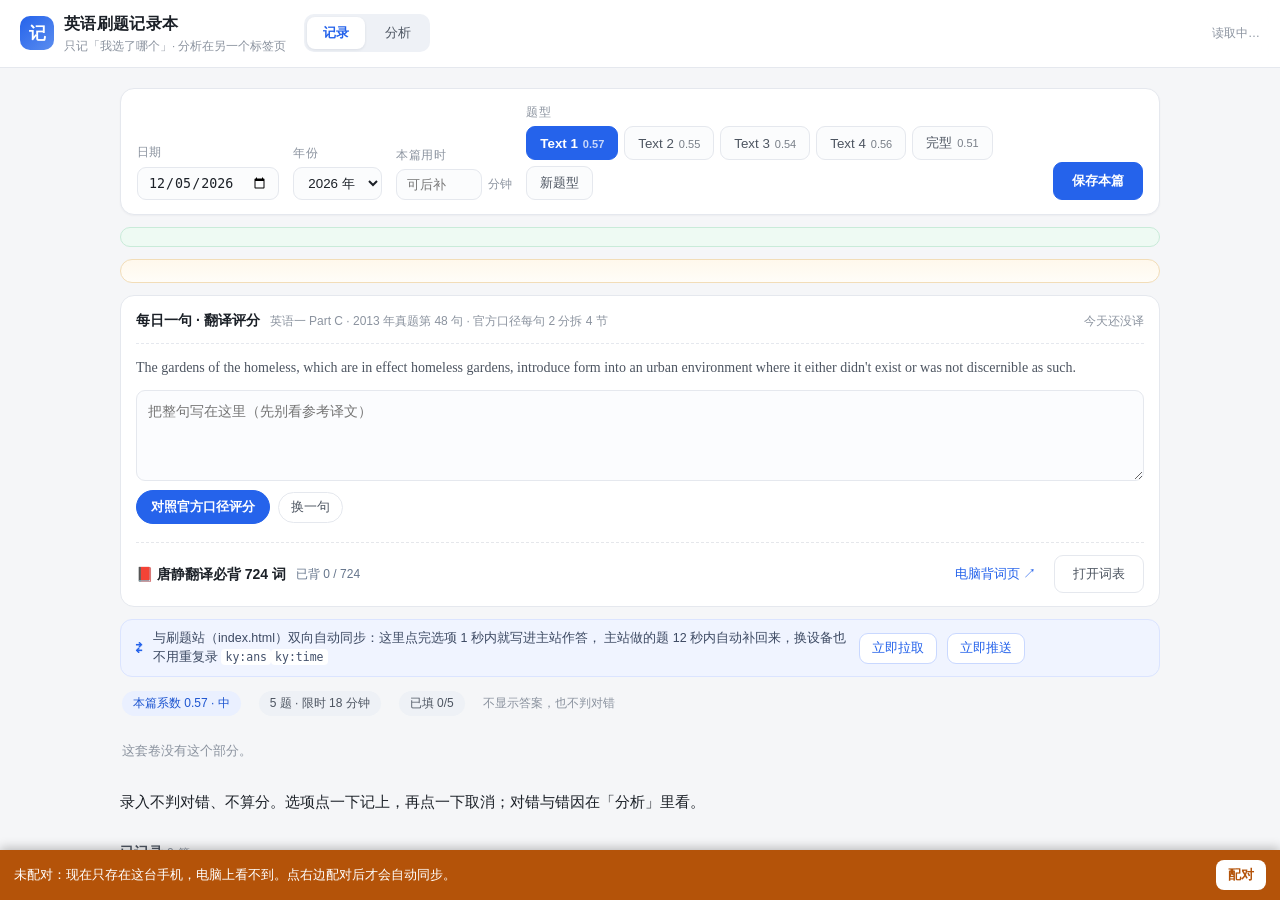
<file: index.html>
<!DOCTYPE html>
<html lang="zh-CN"><head><meta charset="utf-8">
<meta name="viewport" content="width=device-width,initial-scale=1">
<title>英语刷题记录本</title>
<meta http-equiv="refresh" content="0;url=journal.html">
<style>body{font:16px/1.6 -apple-system,BlinkMacSystemFont,"PingFang SC",sans-serif;
margin:0;min-height:100vh;display:grid;place-items:center;background:#f5f6f8;color:#1f2937}
a{color:#2563eb}</style></head>
<body><div><h1 style="font-size:20px;margin:0 0 8px">英语刷题记录本</h1>
<p>正在进入… 没反应就点 <a href="journal.html">这里</a>。</p></div></body></html>
</file>
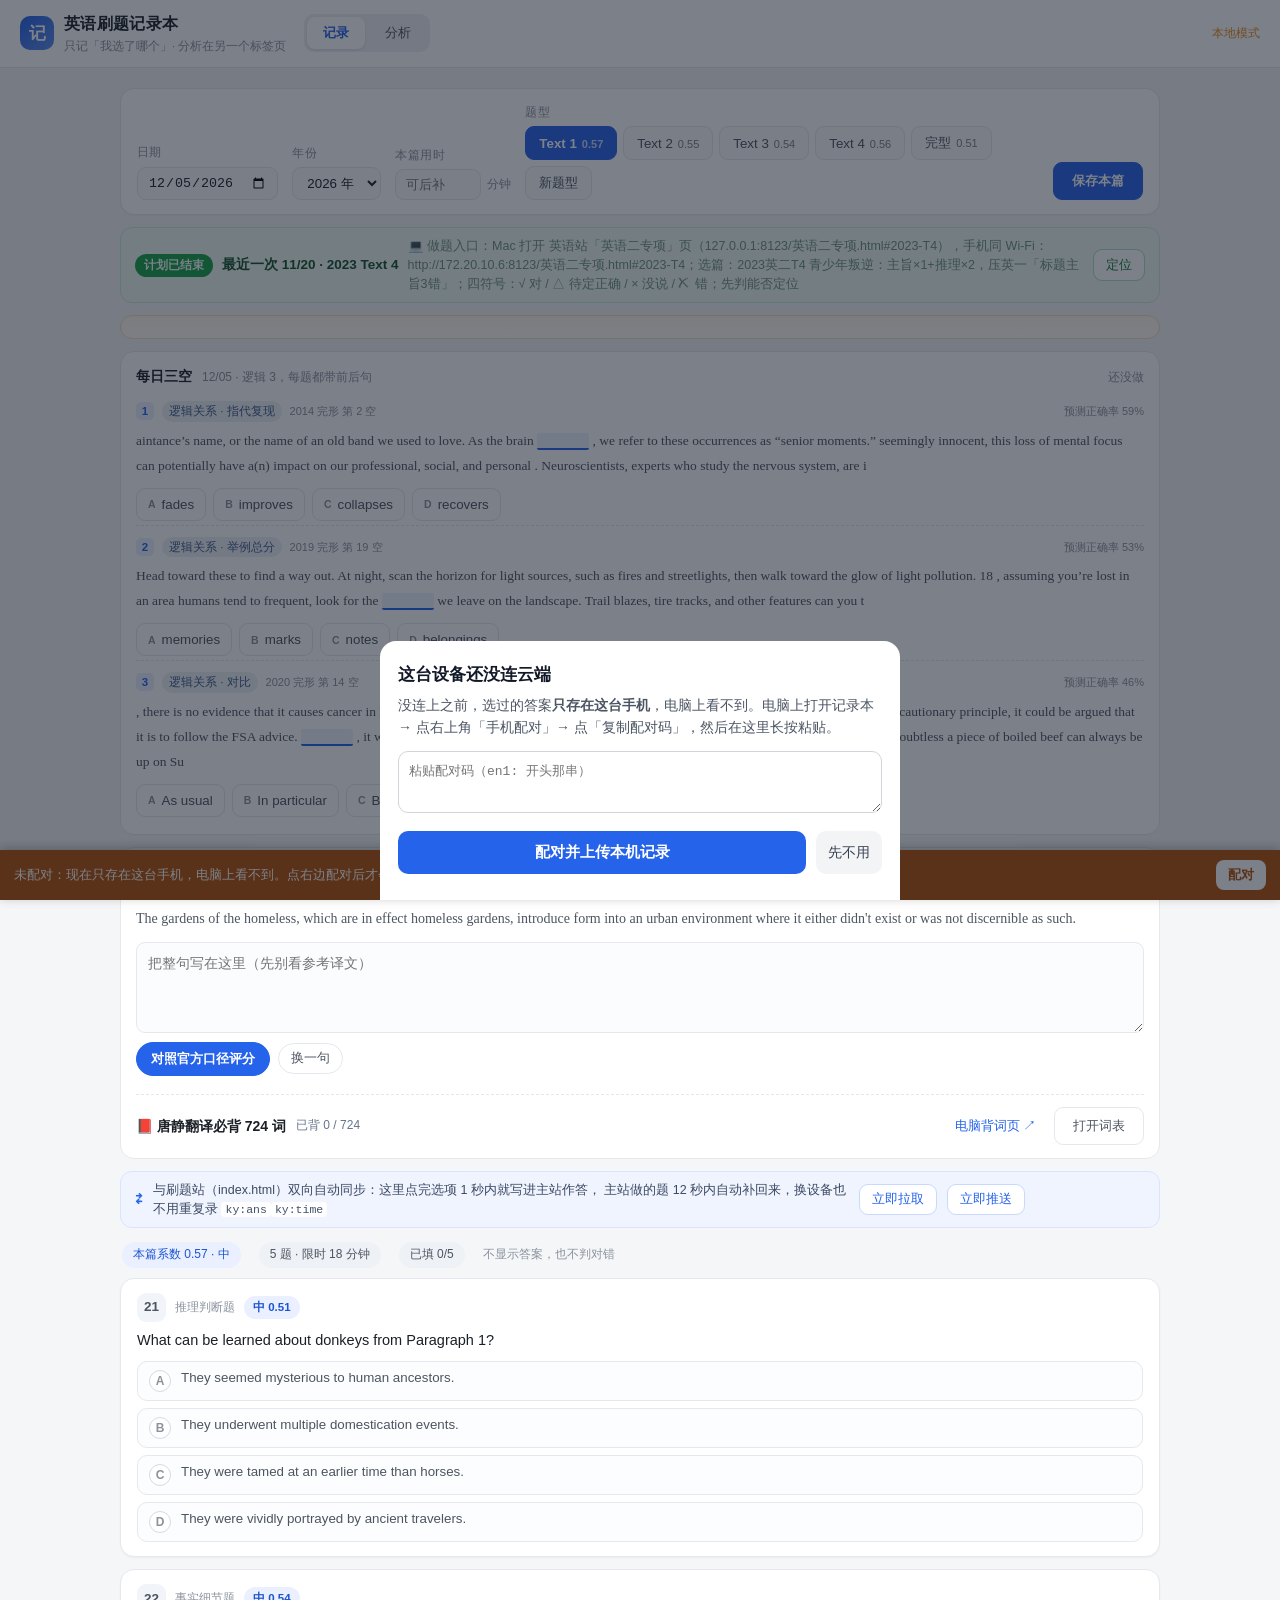
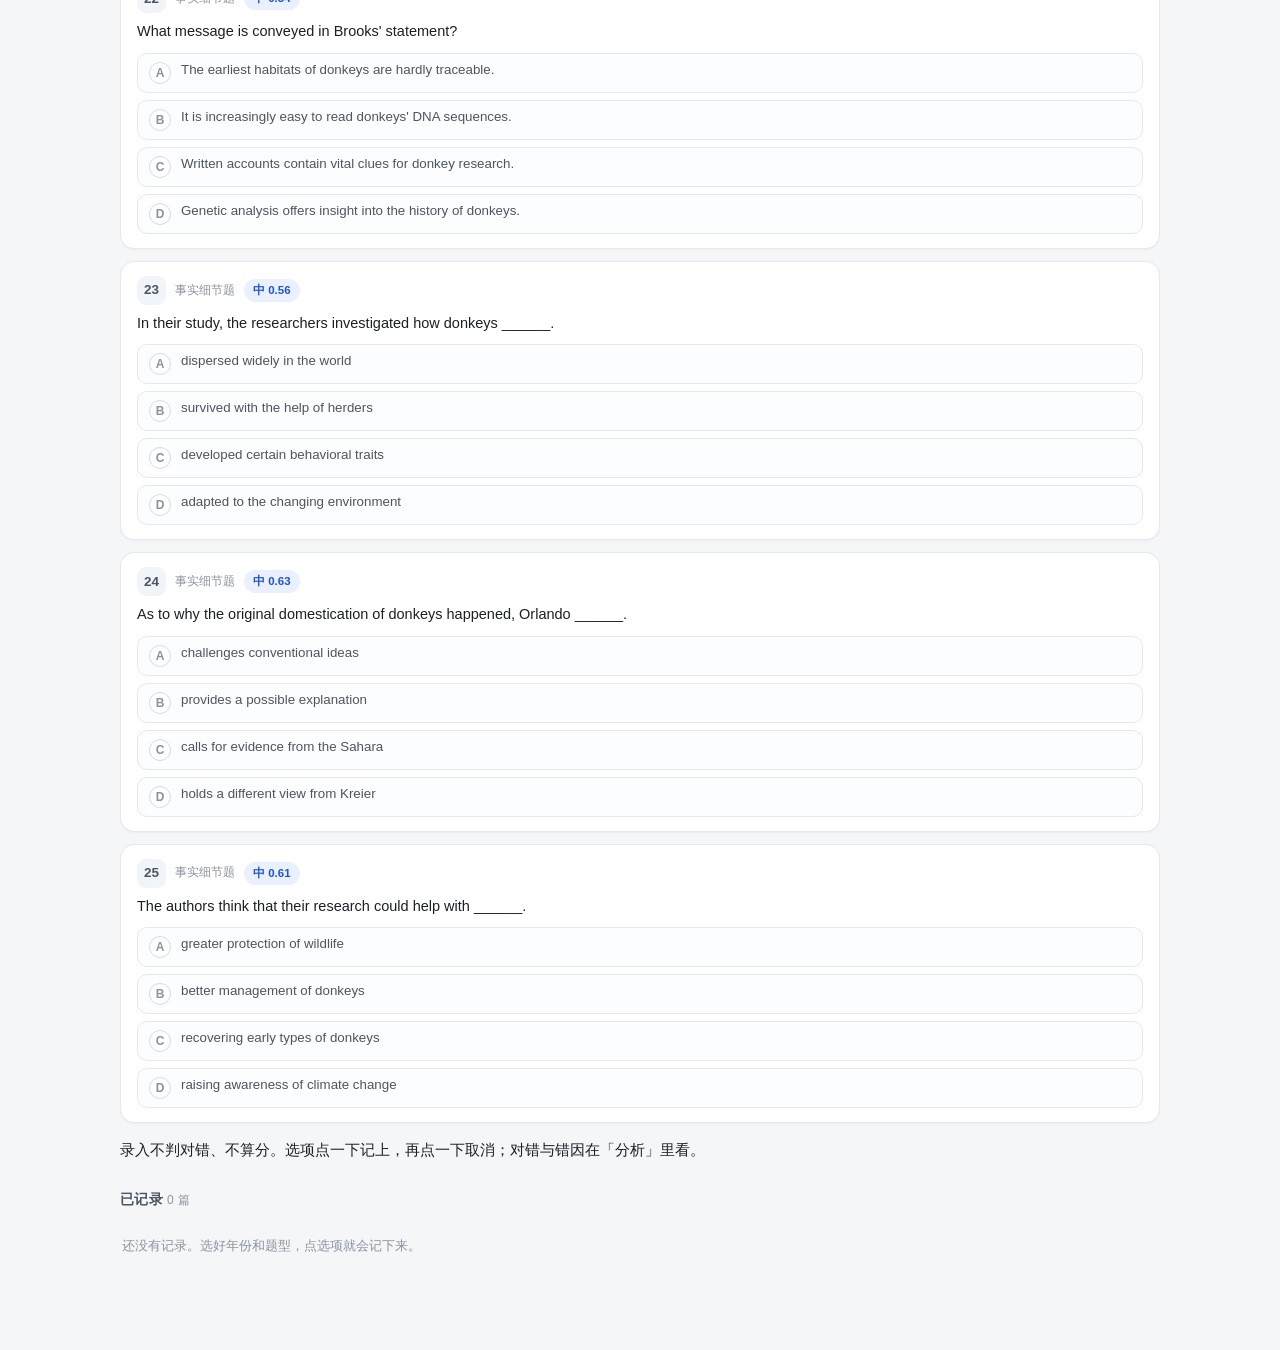
<file: journal.html>
<!DOCTYPE html>
<html lang="zh-CN">
<head>
<meta charset="utf-8">
<title>英语刷题记录本 · 只记我选了什么</title>
<meta name="viewport" content="width=device-width,initial-scale=1,viewport-fit=cover">
<meta name="theme-color" content="#2563eb">
<meta name="apple-mobile-web-app-capable" content="yes">
<meta name="mobile-web-app-capable" content="yes">
<meta name="apple-mobile-web-app-title" content="英语记录本">
<meta name="apple-mobile-web-app-status-bar-style" content="default">
<link rel="apple-touch-icon" sizes="180x180" href="assets/icon-180.png">
<link rel="manifest" href="manifest.webmanifest">
<link rel="icon" type="image/png" sizes="192x192" href="assets/icon-192.png">
<link rel="stylesheet" href="css/journal.css?v=11241436">
</head>
<body>

<header class="top">
  <div class="brand">
    <span class="logo">记</span>
    <div>
      <h1>英语刷题记录本</h1>
      <p>只记「我选了哪个」· 分析在另一个标签页</p>
    </div>
  </div>

  <nav class="viewtabs" id="viewTabs">
    <button data-v="entry" class="on">记录</button>
    <button data-v="ana">分析</button>
  </nav>

  <span class="sync" id="syncState">准备中…</span>
  <button class="link" id="btnPair" type="button" title="手机扫一下：公网版记录本 + 云端同步，不用连同一个 Wi-Fi">手机配对</button>
  <button class="link" id="btnPhone" type="button" title="同一 Wi-Fi 下用手机打开，扫码或复制地址">手机打开</button>
  <a class="link" href="index.html">返回刷题站</a>
</header>

<main class="wrap">

  <!-- ══════════════ 记录 ══════════════ -->
  <section id="vEntry">
    <div class="toolbar">
      <div class="fld">
        <label>日期</label>
        <input type="date" id="fDate">
      </div>
      <div class="fld">
        <label>年份</label>
        <select id="fYear"></select>
      </div>
      <div class="fld">
        <label>本篇用时</label>
        <div class="unit">
          <input type="number" id="fUsed" min="0" max="240" step="1" placeholder="可后补">
          <span>分钟</span>
        </div>
      </div>
      <div class="fld grow">
        <label>题型</label>
        <div class="segtabs" id="fSec"></div>
      </div>
      <button class="btn primary" id="btnSave">保存本篇</button>
    </div>

    <div class="planbar" id="planBar" hidden></div>

    <button class="rvstrip" id="rvBar" type="button" hidden></button>

    <!-- 完形每日三空：真题原句 + 前后各一句，逻辑 2 + 语义 1 -->
    <div class="cz" id="czPanel" hidden></div>

    <!-- 翻译每日一句：英语一 Part C 真题，官方口径 2 分拆 4 节自评 -->
    <div class="cz" id="trPanel" hidden></div>

    <div class="syncbar">
      <span class="sb-ico">⇄</span>
      <span class="sb-t">与刷题站（index.html）双向自动同步：这里点完选项 1 秒内就写进主站作答，
        主站做的题 12 秒内自动补回来，换设备也不用重复录
        <code title="主站作答键">ky:ans</code><code title="主站计时键">ky:time</code></span>
      <button class="btn" id="btnPull">立即拉取</button>
      <button class="btn" id="btnPush">立即推送</button>
      <span class="sb-note" id="syncNote"></span>
    </div>

    <div class="sechint" id="secHint"></div>

    <div class="qlist" id="qList"></div>

    <p class="footnote">录入不判对错、不算分。选项点一下记上，再点一下取消；对错与错因在「分析」里看。</p>

    <h2 class="h2">已记录 <span class="cnt" id="recCount">0</span></h2>
    <div class="recs" id="recList"></div>
  </section>

  <!-- ══════════════ 分析 ══════════════ -->
  <section id="vAna" hidden>
    <!-- 阅读复盘：次日把前一天错题归类到五类题型，并推阿超对应技巧视频 -->
    <div class="rv" id="rvPanel"></div>

    <div class="anabar">
      <div class="segtabs" id="anaScope">
        <button type="button" data-scope="today" class="on">今日这一篇</button>
        <button type="button" data-scope="all">累计总览</button>
      </div>
      <span class="ana-who" id="anaWho"></span>
    </div>

    <!-- 层级一：今天/当前这一篇的复盘 -->
    <div id="anaOne"></div>

    <!-- 层级二：全部记录的累计总览 -->
    <div id="anaAll" hidden>
      <div class="cards" id="anaCards"></div>

      <div class="pane">
        <div class="pane-hd">
          <b>该优先补的题</b>
          <span class="sub">按难度系数从高到低：系数越高越是送分题，错了最亏</span>
        </div>
        <div id="anaWrong" class="wrongpool"></div>
      </div>

      <div class="pane">
        <div class="pane-hd">
          <b>按篇看：难度系数 vs 我的得分</b>
          <span class="sub">期望 = 该篇系数均值；偏差为正说明超常发挥</span>
        </div>
        <div id="anaSecs"></div>
      </div>

      <div class="grid2">
        <div class="pane">
          <div class="pane-hd"><b>用时</b><span class="sub">与限时比</span></div>
          <div id="anaTime"></div>
        </div>
        <div class="pane">
          <div class="pane-hd"><b>错因分布</b><span class="sub">错题里选了原因的</span></div>
          <div id="anaCause"></div>
        </div>
      </div>

      <div class="pane">
        <div class="pane-hd">
          <b>理解偏差画像</b>
          <span class="sub">错题写了「我的理解」后，这里看你在哪一步读偏</span>
        </div>
        <div id="whyStat"></div>
      </div>

      <div class="pane">
        <div class="pane-hd">
          <b>我的理解档案</b>
          <span class="sub">每道错题当时怎么读的，全部留档可回溯</span>
        </div>
        <div id="whyArch"></div>
      </div>

      <div class="pane">
        <div class="pane-hd"><b>每天得分率</b><span class="sub">难度加权</span></div>
        <div id="anaTrend" class="trend"></div>
      </div>

      <details class="method">
        <summary>难度系数口径（点开看）</summary>
        <div id="anaMethod"></div>
      </details>
    </div>
  </section>

</main>

<div id="toast"></div>

<div class="sheet" id="pairSheet" hidden>
  <div class="sheet-c">
    <h3>手机配对（走 GitHub，不用连同一个 Wi-Fi）</h3>
    <p class="sheet-p">手机扫下面的码：打开公网版记录本并自动配对。之后电脑关着、换 Wi-Fi、开热点都不影响，
      记完的选项会存到 GitHub 仓库，两边按题自动合并。</p>
    <div class="qr" id="pairQr"></div>
    <div class="urls" id="pairUrl"></div>
    <a class="btn primary" id="pairClip" href="#" hidden>装到这台手机的主屏（自带配对）</a>
    <button class="btn" id="pairCopy" type="button" hidden>复制配对码（发给手机粘贴）</button>
    <p class="sheet-tip">配对码里含你的 GitHub 凭据，只存在手机本地，别转发给别人；
      旧的主屏幕图标（连电脑那种）长按删掉，用这个新的。</p>
    <div class="sheet-f"><button class="btn" data-close>关闭</button></div>
  </div>
</div>

<div class="sheet" id="phoneSheet" hidden>
  <div class="sheet-c">
    <h3>手机上打开记录本</h3>
    <p class="sheet-p">电脑和手机连同一个 Wi-Fi，手机扫下面的码，或把地址复制到手机浏览器。</p>
    <div class="hs-warn" id="hsWarn" hidden></div>

    <div class="qr" id="qrBox"></div>
    <div class="urls" id="urlList"></div>

    <div class="hs" id="hsBox">
      <div class="hs-hd" id="hsHd">装到手机主屏幕</div>
      <ol class="hs-steps" id="hsSteps">
        <li>图标用 <b>Mac 名字</b>作地址（<code id="hsMdns">…</code>
          <a class="hs-test" id="hsTest" href="#" hidden>点这里先试试能不能打开</a>），
          家里 Wi-Fi 换手机热点都不失效；首次会问「本地网络」权限，必须点允许</li>
        <li>点下面的按钮下载描述文件 → 「设置 → 通用 → VPN 与设备管理 → 已下载的描述文件」→ 右上角「安装」</li>
        <li>回桌面点图标：全屏、无地址栏。旧图标长按删掉，设置里多余的旧描述文件也一并删掉</li>
      </ol>
      <a class="btn primary" id="btnWebclip" href="/__webclip">一键装到主屏幕（换网络也能用）</a>
      <a class="hs-alt" id="btnWebclipLocal" href="/__webclip?host=ip" hidden></a>
      <p class="sheet-tip" id="hsTip">第一次用名字地址，Safari 会问「本地网络」权限，必须点允许；拒绝的话图标打开就是白屏。</p>
    </div>

    <p class="sheet-tip" id="sheetTip"></p>
    <div class="sheet-f"><button class="btn" data-close>关闭</button></div>
  </div>
</div>

<script src="data/papers-index.js?v=11241436"></script>
<script src="data/diff.js?v=11241436"></script>
<script src="js/cloud.js?v=11241436"></script>
<script src="js/journal.js?v=11241436"></script>
<script src="js/journal-why.js?v=11241436"></script>
<script src="js/journal-ana.js?v=11241436"></script>
<script src="js/journal-sync.js?v=11241436"></script>
<script src="js/journal-review.js?v=11241436"></script>
<script src="data/cloze_words.js?v=11241436"></script>
<script src="js/journal-cloze.js?v=11241436"></script>
<script src="data/trans-pool-a.js?v=11241436"></script>
<script src="data/trans-pool-b.js?v=11241436"></script>
<script src="data/trans-800.js?v=11241436"></script>
<script src="js/journal-trans.js?v=11241436"></script>
<script src="js/journal-plan.js?v=11241436"></script>
<script src="js/journal-mobile.js?v=11241436"></script>
<script src="js/journal-pair.js?v=11241436"></script>
</body>
</html>
</file>
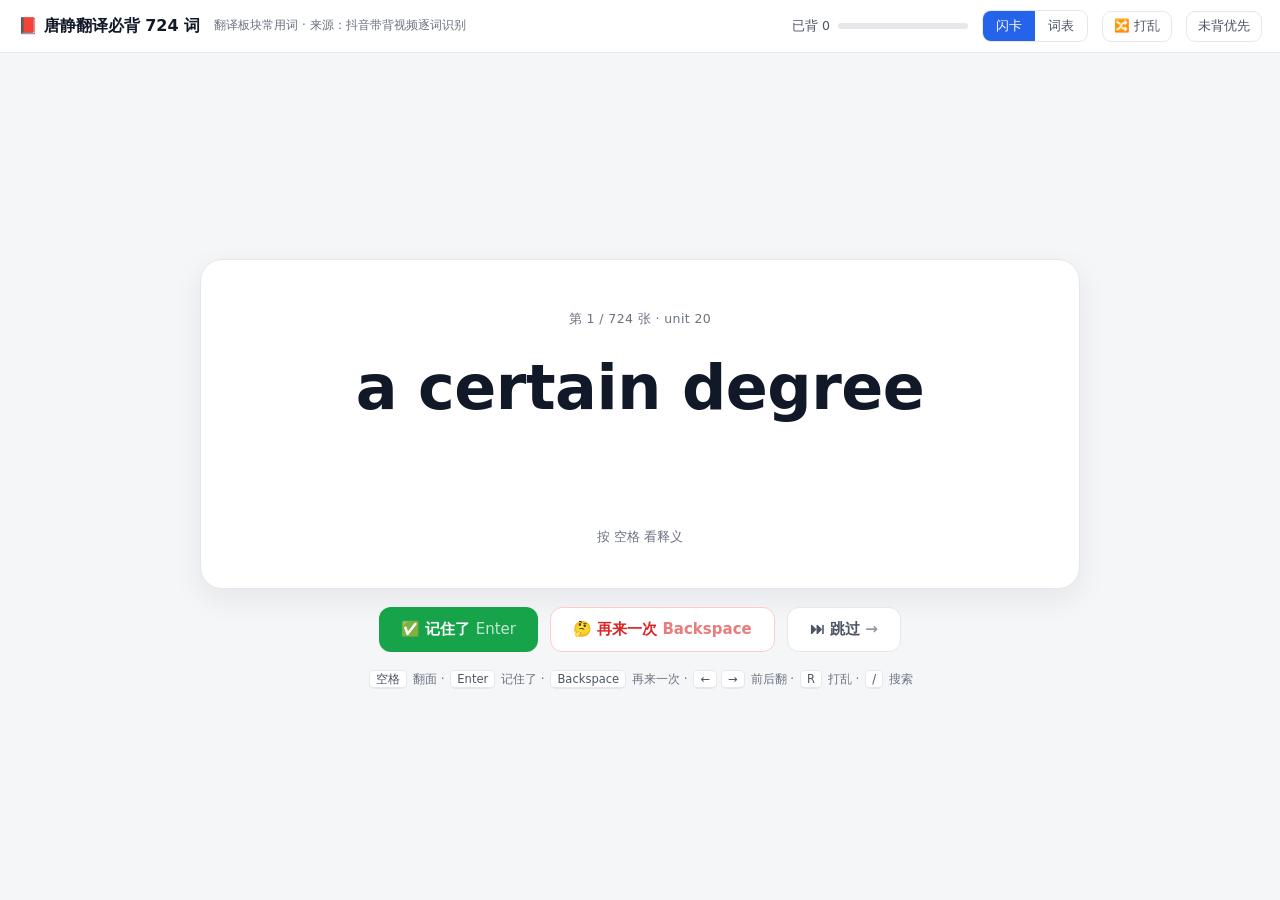
<file: 唐静800词.html>
<!DOCTYPE html>
<html lang="zh-CN">
<head>
<meta charset="utf-8">
<meta name="viewport" content="width=device-width,initial-scale=1,viewport-fit=cover">
<title>唐静翻译必背 800 词 · 背词</title>
<link rel="icon" href="data:,">
<style>
:root{
  --bg:#f5f6f8;--card:#fff;--ink:#111827;--ink2:#4b5563;--sub:#6b7280;--line:#e5e7eb;
  --blue:#2563eb;--green:#16a34a;--amber:#d97706;--red:#dc2626;
}
@media (prefers-color-scheme:dark){
  :root{--bg:#0f172a;--card:#161f33;--ink:#e5e7eb;--ink2:#cbd5e1;--sub:#94a3b8;--line:#26324a}
}
*{box-sizing:border-box;margin:0;padding:0}
[hidden]{display:none!important}
html,body{height:100%}
body{
  font-family:-apple-system,BlinkMacSystemFont,"PingFang SC","Segoe UI",system-ui,sans-serif;
  background:var(--bg);color:var(--ink);font-size:15px;line-height:1.65;
  display:flex;flex-direction:column;min-height:100%;
}
button{font-family:inherit;cursor:pointer}
a{color:var(--blue)}

/* 顶栏 */
.hd{
  display:flex;align-items:center;gap:14px;padding:10px 18px;background:var(--card);
  border-bottom:1px solid var(--line);position:sticky;top:0;z-index:20;flex-wrap:wrap;
}
.hd h1{font-size:16px;font-weight:800;white-space:nowrap}
.hd .src{font-size:12px;color:var(--sub);white-space:nowrap}
.hd .grow{flex:1;min-width:10px}
.pgw{display:flex;align-items:center;gap:8px;font-size:12.5px;color:var(--ink2);white-space:nowrap}
.pgbar{width:130px;height:6px;border-radius:4px;background:var(--line);overflow:hidden}
.pgbar i{display:block;height:100%;background:var(--green);width:0;transition:width .25s}
.seg{display:flex;border:1px solid var(--line);border-radius:9px;overflow:hidden}
.seg button{border:0;background:transparent;color:var(--ink2);padding:6px 13px;font-size:13px}
.seg button.on{background:var(--blue);color:#fff}
.mini{border:1px solid var(--line);background:var(--card);color:var(--ink2);border-radius:9px;padding:6px 11px;font-size:12.5px}
.mini:hover{border-color:#9ca3af}

/* 主体 */
.main{flex:1;min-height:0;display:flex;flex-direction:column}

/* ── 闪卡 ── */
.flash{flex:1;display:flex;flex-direction:column;align-items:center;justify-content:center;padding:26px 18px 30px;gap:18px}
.card{
  width:min(880px,100%);background:var(--card);border:1px solid var(--line);border-radius:22px;
  box-shadow:0 10px 30px rgba(15,23,42,.07);padding:46px 40px 38px;text-align:center;
  min-height:330px;display:flex;flex-direction:column;align-items:center;justify-content:center;gap:22px;
}
.card .idx{font-size:12.5px;color:var(--sub);letter-spacing:.4px}
.card .en{
  font-size:clamp(34px,5.2vw,62px);font-weight:800;letter-spacing:-.5px;line-height:1.2;
  word-break:break-word;
}
.card .zh{
  font-size:clamp(17px,2vw,22px);color:var(--ink2);line-height:1.8;max-width:720px;
  border-top:1px dashed var(--line);padding-top:16px;width:100%;
}
.card .zh.hide{visibility:hidden}
.card .tip{font-size:13px;color:var(--sub)}
.flash .acts{display:flex;gap:12px;flex-wrap:wrap;justify-content:center}
.btn{
  border:0;border-radius:12px;padding:12px 22px;font-size:15px;font-weight:700;
  background:var(--blue);color:#fff;
}
.btn:active{transform:translateY(1px)}
.btn.ghost{background:var(--card);color:var(--ink2);border:1px solid var(--line)}
.btn.ok{background:var(--green)}
.btn.no{background:#fff;color:var(--red);border:1.5px solid #fecaca}
.kbd{font-size:12px;color:var(--sub);text-align:center}
.kbd kbd{background:var(--card);border:1px solid var(--line);border-bottom-width:2px;border-radius:5px;padding:1px 6px;font-family:inherit;font-size:11.5px;color:var(--ink2);margin:0 2px}

/* ── 词表 ── */
.list{flex:1;min-height:0;display:flex;flex-direction:column;padding:14px 18px 24px;gap:10px}
.bar{display:flex;gap:10px;flex-wrap:wrap;align-items:center}
.inp{flex:1;min-width:200px;padding:9px 12px;border:1px solid var(--line);border-radius:10px;background:var(--card);color:var(--ink);font-size:14px;font-family:inherit}
.ab{display:flex;gap:4px;flex-wrap:wrap}
.ab button{width:26px;height:26px;border:1px solid var(--line);background:var(--card);color:var(--ink2);border-radius:7px;font-size:12px}
.ab button.on{background:var(--blue);border-color:var(--blue);color:#fff}
.tbl{flex:1;min-height:0;overflow-y:auto;border:1px solid var(--line);border-radius:12px;background:var(--card)}
.row{display:grid;grid-template-columns:minmax(180px,32%) 1fr 46px;gap:12px;padding:9px 14px;border-bottom:1px solid var(--line);font-size:14.5px;align-items:baseline}
.row:last-child{border-bottom:0}
.row.head{position:sticky;top:0;background:var(--card);font-size:12px;color:var(--sub);font-weight:700;border-bottom:1px solid var(--line);z-index:2;pointer-events:none}
.row .en{font-weight:700;word-break:break-word}
.row .zh{color:var(--ink2)}
.row .st{text-align:center;color:var(--sub);font-size:16px;user-select:none;cursor:pointer}
.row.done .en{color:var(--sub);text-decoration:line-through}
.row:hover{background:rgba(37,99,235,.04)}
.empty{padding:26px;text-align:center;color:var(--sub);font-size:13.5px}
.foot{padding:6px 4px 0;font-size:12px;color:var(--sub);display:flex;gap:14px;flex-wrap:wrap}

/* 手机 */
@media (max-width:760px){
  .hd{padding:8px 12px;gap:8px}
  .hd h1{font-size:14.5px}
  .hd .src{display:none}
  .pgbar{width:80px}
  .card{padding:30px 20px;min-height:260px;border-radius:18px}
  .flash{padding:16px 12px 20px}
  .row{grid-template-columns:1fr 46px;gap:6px}
  .row .zh{grid-column:1/2;font-size:13.5px}
  .row.head{display:none}
}
</style>
</head>
<body>

<header class="hd">
  <h1>📕 唐静翻译必背 <span id="tot">…</span> 词</h1>
  <span class="src">翻译板块常用词 · 来源：抖音带背视频逐词识别</span>
  <span class="grow"></span>
  <div class="pgw">
    <span id="cnt">已背 0</span>
    <div class="pgbar"><i id="pgi"></i></div>
  </div>
  <div class="seg" id="mode">
    <button data-m="flash" class="on">闪卡</button>
    <button data-m="list">词表</button>
  </div>
  <button class="mini" id="btnShuffle" title="把未背的词重新打乱（快捷键 R）">🔀 打乱</button>
  <button class="mini" id="btnOnly" title="队列里只放没背过的词（默认就是）">未背优先</button>
</header>

<main class="main">
  <!-- 闪卡 -->
  <section class="flash" id="flash">
    <div class="card">
      <div class="idx" id="idx">—</div>
      <div class="en" id="curEn">加载中…</div>
      <div class="zh hide" id="curZh"></div>
      <div class="tip" id="curTip">按 <kbd>空格</kbd> 看释义</div>
    </div>
    <div class="acts">
      <button class="btn ok" id="btnKnow">✅ 记住了 <span style="opacity:.75;font-weight:400">Enter</span></button>
      <button class="btn no" id="btnNo">🤔 再来一次 <span style="opacity:.6">Backspace</span></button>
      <button class="btn ghost" id="btnNext">⏭ 跳过 <span style="opacity:.6">→</span></button>
    </div>
    <div class="kbd">
      <kbd>空格</kbd> 翻面 · <kbd>Enter</kbd> 记住了 · <kbd>Backspace</kbd> 再来一次 · <kbd>←</kbd><kbd>→</kbd> 前后翻 · <kbd>R</kbd> 打乱 · <kbd>/</kbd> 搜索
    </div>
  </section>

  <!-- 词表 -->
  <section class="list" id="list" hidden>
    <div class="bar">
      <input class="inp" id="q" placeholder="搜英文 / 中文…（按 / 聚焦）">
      <button class="mini" id="btnZh">隐藏中文</button>
      <button class="mini" id="btnUn">只看未背</button>
    </div>
    <div class="ab" id="ab"></div>
    <div class="tbl" id="tbl"></div>
    <div class="foot">
      <span>点最右的 ○ 可手动标记已背</span>
      <span>进度与记录本「每日一句」里的 800 词互通</span>
    </div>
  </section>
</main>

<script src="data/trans-800.js?v=20261121"></script>
<script>
(function () {
  "use strict";
  var KEY = "kb:trans800:v1";
  var ALL = (window.TRANS800 && window.TRANS800.items) || [];
  var S = {
    done: {}, mode: "flash", q: "", ab: "", un: false, zh: false,
    queue: [], i: 0, flipped: false, order: "seq"
  };

  function $(id) { return document.getElementById(id); }
  function esc(s) {
    return String(s == null ? "" : s).replace(/&/g, "&amp;").replace(/</g, "&lt;")
      .replace(/>/g, "&gt;").replace(/"/g, "&quot;");
  }
  function load() {
    try {
      var st = JSON.parse(localStorage.getItem(KEY) || "{}") || {};
      S.done = st.done || {};
      S.mode = st.pmode || "flash";
      S.zh = !!st.zh;
    } catch (e) {}
  }
  function save() {
    try {
      var st = JSON.parse(localStorage.getItem(KEY) || "{}") || {};
      st.done = S.done;
      st.pmode = S.mode;
      st.zh = S.zh;
      localStorage.setItem(KEY, JSON.stringify(st));
    } catch (e) {}
  }
  function countDone() { return Object.keys(S.done).length; }

  /* ── 队列：未背优先，背完一轮再从头 ── */
  function buildQueue() {
    var un = ALL.filter(function (it) { return !S.done[it.en]; });
    var rest = ALL.filter(function (it) { return S.done[it.en]; });
    S.queue = un.concat(rest);
    S.i = 0;
  }
  function shuffle() {
    for (var i = S.queue.length - 1; i > 0; i--) {
      var j = Math.floor(Math.random() * (i + 1));
      var t = S.queue[i]; S.queue[i] = S.queue[j]; S.queue[j] = t;
    }
    S.i = 0;
    paintCard();
  }

  /* ── 闪卡 ── */
  function cur() { return S.queue[S.i] || null; }
  function paintCard() {
    var it = cur();
    var box = $("flash");
    if (!it) {
      $("curEn").textContent = "全部背完了 🎉";
      $("curZh").textContent = "";
      $("curZh").classList.add("hide");
      $("idx").textContent = countDone() + " / " + ALL.length;
      $("curTip").textContent = "点「打乱」或切到词表重看";
      return;
    }
    $("idx").textContent = "第 " + (S.i + 1) + " / " + S.queue.length + " 张" + (it.u ? " · unit " + it.u : "");
    $("curEn").textContent = it.en;
    $("curZh").textContent = it.zh || "（这个词视频里没给出释义）";
    $("curZh").classList.toggle("hide", !S.flipped);
    $("curTip").innerHTML = S.flipped ? "看完了？<kbd>Enter</kbd> 记住了 / <kbd>Backspace</kbd> 再来一次"
      : "按 <kbd>空格</kbd> 看释义";
  }
  function flip() {
    if (!cur()) return;
    S.flipped = true;
    paintCard();
  }
  function step(d) {
    if (!S.queue.length) return;
    S.i = (S.i + d + S.queue.length) % S.queue.length;
    S.flipped = false;
    paintCard();
  }
  function know() {
    var it = cur();
    if (!it) return;
    S.done[it.en] = Date.now();
    save(); paintHeader();
    // 出队，下一位自然顶上
    S.queue.splice(S.i, 1);
    if (S.i >= S.queue.length) S.i = 0;
    S.flipped = false;
    paintCard();
  }
  function again() {
    var it = cur();
    if (!it) return;
    delete S.done[it.en];
    save(); paintHeader();
    // 放到队尾，隔几张再出现
    S.queue.splice(S.i, 1);
    var at = Math.min(S.queue.length, S.i + 5);
    S.queue.splice(at, 0, it);
    if (S.i >= S.queue.length) S.i = 0;
    S.flipped = false;
    paintCard();
  }

  function paintHeader() {
    var n = countDone(), t = ALL.length || 1;
    $("cnt").textContent = "已背 " + n;
    $("pgi").style.width = Math.min(100, n / t * 100).toFixed(1) + "%";
    $("btnOnly").classList.toggle("on", !S.un);
    $("btnOnly").textContent = S.un ? "只看未背" : "未背优先";
  }

  /* ── 词表 ── */
  function filtered() {
    var q = S.q.trim().toLowerCase();
    return ALL.filter(function (it) {
      if (S.un && S.done[it.en]) return false;
      if (S.ab && it.en.charAt(0).toLowerCase() !== S.ab.toLowerCase()) return false;
      if (q) {
        if (it.en.toLowerCase().indexOf(q) < 0 && String(it.zh || "").toLowerCase().indexOf(q) < 0) return false;
      }
      return true;
    });
  }
  function paintList() {
    var arr = filtered();
    var h = '<div class="row head"><div>单词</div><div>释义</div><div>已背</div></div>';
    if (!arr.length) {
      h += '<div class="empty">没有匹配的词</div>';
    } else {
      h += arr.map(function (it) {
        var d = !!S.done[it.en];
        return '<div class="row' + (d ? " done" : "") + '" data-en="' + esc(it.en) + '">' +
          '<div class="en">' + esc(it.en) + '</div>' +
          '<div class="zh">' + (S.zh ? '<span style="filter:blur(5px)">' + esc(it.zh || "") + '</span>' : esc(it.zh || "")) + '</div>' +
          '<div class="st">' + (d ? "✓" : "○") + '</div></div>';
      }).join("");
    }
    $("tbl").innerHTML = h;
  }
  function paintAb() {
    var html = '<button data-a="" class="' + (!S.ab ? "on" : "") + '">全</button>';
    "ABCDEFGHIJKLMNOPQRSTUVWXYZ".split("").forEach(function (c) {
      var has = ALL.some(function (it) { return it.en.charAt(0).toLowerCase() === c.toLowerCase(); });
      html += '<button data-a="' + c + '" class="' + (S.ab === c ? "on" : "") + '"' +
        (has ? "" : ' disabled style="opacity:.35"') + '>' + c + '</button>';
    });
    $("ab").innerHTML = html;
  }
  function setMode(m) {
    S.mode = m;
    save();
    $("flash").hidden = m !== "flash";
    $("list").hidden = m !== "list";
    [].forEach.call($("mode").children, function (b) {
      b.classList.toggle("on", b.getAttribute("data-m") === m);
    });
    if (m === "list") { paintAb(); paintList(); }
    else paintCard();
  }

  /* ── 事件 ── */
  load();
  buildQueue();
  $("tot").textContent = ALL.length;
  if (S.mode === "list") setMode("list"); else setMode("flash");
  paintHeader();

  $("btnKnow").addEventListener("click", know);
  $("btnNo").addEventListener("click", again);
  $("btnNext").addEventListener("click", function () { step(1); });
  $("btnShuffle").addEventListener("click", shuffle);
  $("btnOnly").addEventListener("click", function () {
    S.un = !S.un;
    paintHeader(); paintList();
  });
  $("btnZh").addEventListener("click", function () {
    S.zh = !S.zh; save();
    $("btnZh").textContent = S.zh ? "显示中文" : "隐藏中文";
    paintList();
  });
  $("btnZh").textContent = S.zh ? "显示中文" : "隐藏中文";
  $("mode").addEventListener("click", function (e) {
    var b = e.target.closest ? e.target.closest("button[data-m]") : null;
    if (b) setMode(b.getAttribute("data-m"));
  });
  $("q").addEventListener("input", function (e) { S.q = e.target.value; paintList(); });
  $("ab").addEventListener("click", function (e) {
    var b = e.target.closest ? e.target.closest("button[data-a]") : null;
    if (!b || b.disabled) return;
    S.ab = b.getAttribute("data-a") || "";
    paintAb(); paintList();
  });
  $("tbl").addEventListener("click", function (e) {
    var r = e.target.closest ? e.target.closest(".row[data-en]") : null;
    if (!r) return;
    var en = r.getAttribute("data-en");
    if (S.done[en]) delete S.done[en]; else S.done[en] = Date.now();
    save(); paintHeader();
    if (S.mode === "list") paintList(); else paintCard();
  });

  document.addEventListener("keydown", function (e) {
    var tag = (e.target && e.target.tagName) || "";
    if (tag === "INPUT" || tag === "TEXTAREA") {
      if (e.key === "Escape") e.target.blur();
      return;
    }
    if (e.key === "/") { e.preventDefault(); setMode("list"); $("q").focus(); return; }
    if (S.mode !== "flash") return;
    if (e.key === " " || e.key === "Spacebar") { e.preventDefault(); flip(); }
    else if (e.key === "Enter") { e.preventDefault(); know(); }
    else if (e.key === "Backspace") { e.preventDefault(); again(); }
    else if (e.key === "ArrowRight") { e.preventDefault(); step(1); }
    else if (e.key === "ArrowLeft") { e.preventDefault(); step(-1); }
    else if (e.key === "r" || e.key === "R") { shuffle(); }
  });
})();
</script>
</body>
</html>
</file>
<file: css/journal.css>
/* 英语刷题记录本 · 独立页面样式 */
:root{
  --bg:#f5f6f8; --card:#fff; --line:#e5e8ee; --line2:#eef1f6;
  --ink:#1b2027; --ink2:#4d5561; --ink3:#8b939f;
  --acc:#2563eb; --acc-soft:#eaf0ff;
  --easy:#16a34a; --mid:#2563eb; --hardish:#ea8c1f; --hard:#dc2626;
  --ok:#16a34a; --bad:#dc2626;
}
*{box-sizing:border-box}
html,body{margin:0;padding:0}
body{
  background:var(--bg); color:var(--ink);
  font:15px/1.62 -apple-system,BlinkMacSystemFont,"PingFang SC","Hiragino Sans GB","Microsoft YaHei",sans-serif;
  -webkit-font-smoothing:antialiased;
}

/* ── 顶栏 ── */
.top{
  position:sticky; top:0; z-index:30;
  display:flex; align-items:center; gap:18px;
  padding:11px 20px; background:rgba(255,255,255,.92);
  backdrop-filter:saturate(180%) blur(12px);
  border-bottom:1px solid var(--line);
}
.brand{display:flex; align-items:center; gap:10px; flex:none}
.brand .logo{
  width:34px; height:34px; border-radius:10px; flex:none;
  background:linear-gradient(135deg,#2563eb,#5b8def); color:#fff;
  display:grid; place-items:center; font-size:17px; font-weight:600;
}
.brand h1{font-size:16px; margin:0; letter-spacing:.3px}
.brand p{margin:0; font-size:11.5px; color:var(--ink3)}

.viewtabs{display:flex; gap:4px; background:#eef1f6; padding:3px; border-radius:10px; flex:none}
.viewtabs button{
  border:0; background:transparent; cursor:pointer; color:var(--ink2);
  font:14px/1 inherit; padding:7px 16px; border-radius:8px;
}
.viewtabs button.on{background:#fff; color:var(--acc); font-weight:600; box-shadow:0 1px 3px rgba(20,30,60,.09)}

.sync{font-size:12px; color:var(--ink3); margin-left:auto}
.sync.ok{color:var(--ok)}
.sync.warn{color:var(--hardish)}
.link{color:var(--acc); text-decoration:none; font-size:13px; border:1px solid var(--line); padding:6px 12px; border-radius:9px; flex:none}
.link:hover{background:var(--acc-soft); border-color:#cfdcff}

/* ── 容器 ── */
.wrap{max-width:1080px; margin:0 auto; padding:20px 20px 80px}

/* ── 工具栏 ── */
.toolbar{
  display:flex; flex-wrap:wrap; gap:14px; align-items:flex-end;
  background:var(--card); border:1px solid var(--line); border-radius:14px;
  padding:14px 16px; box-shadow:0 1px 2px rgba(20,30,60,.04);
}
.fld{display:flex; flex-direction:column; gap:5px}
.fld.grow{flex:1; min-width:280px}
.fld label{font-size:11.5px; color:var(--ink3); letter-spacing:.4px}
.fld input[type=date],.fld select,.fld input[type=number]{
  border:1px solid var(--line); background:#fbfcfd; color:var(--ink);
  border-radius:9px; padding:7px 10px; font:14px/1.2 inherit; outline:none;
}
.fld input[type=number]{width:86px}
.fld input:focus,.fld select:focus{border-color:#a9c1ff; background:#fff}
.unit{display:flex; align-items:center; gap:6px}
.unit span{font-size:12px; color:var(--ink3)}

.segtabs{display:flex; flex-wrap:wrap; gap:6px}
.segtabs button{
  border:1px solid var(--line); background:#fbfcfd; color:var(--ink2);
  border-radius:9px; padding:7px 13px; font:14px/1 inherit; cursor:pointer;
}
.segtabs button.on{background:var(--acc); border-color:var(--acc); color:#fff; font-weight:600}
.segtabs button .df{font-size:11px; opacity:.75; margin-left:5px}

.btn{border:1px solid var(--line); background:#fff; color:var(--ink2); border-radius:9px; padding:9px 18px; font:14px/1 inherit; cursor:pointer}
.btn.primary{background:var(--acc); border-color:var(--acc); color:#fff; font-weight:600}
.btn.primary:hover{background:#1d55d0}
.btn:active{transform:translateY(1px)}

/* ── 今日推荐（来自 Scriptable 的英语计划） ── */
.planbar{
  display:flex; align-items:center; gap:9px; flex-wrap:wrap;
  margin-top:12px; padding:9px 14px; border-radius:12px;
  background:#eefaf3; border:1px solid #c9ebd9; font-size:12.5px; color:#2f6047;
}
.planbar .pb-k{
  flex:none; background:#16a34a; color:#fff; font-size:11.5px; font-weight:600;
  padding:2px 9px; border-radius:999px;
}
.planbar .pb-k.mute{background:#9aa6b2}
.planbar .pb-t{font-size:13.5px; font-weight:600; color:#14532d}
.planbar .pb-m{color:#4a7a60; font-variant-numeric:tabular-nums}
.planbar .pb-m.ok{color:#15803d; font-weight:600}
.planbar .pb-note{color:#6f9179; flex:1; min-width:180px; line-height:1.5}
.planbar .pb-go{
  border:1px solid #a9e0c1; background:#fff; color:#15803d; border-radius:9px;
  padding:6px 12px; font:12.5px/1 inherit; cursor:pointer; flex:none;
}
.planbar .pb-go:hover{background:#f2fbf6}

/* ── 与刷题站同步条 ── */
.syncbar{
  display:flex; align-items:center; gap:10px; flex-wrap:wrap;
  margin-top:12px; padding:9px 14px; border-radius:12px;
  background:#f0f4ff; border:1px solid #dbe4ff; font-size:12.5px; color:#3d4a63;
}
.syncbar .sb-ico{font-size:15px; color:var(--acc); font-weight:700}
.syncbar .sb-t{flex:1; min-width:220px; line-height:1.5}
.syncbar code{background:#fff; border-radius:4px; padding:1px 4px; font-size:11.5px; color:#42506b}
.syncbar .btn{padding:6px 12px; font-size:12.5px; border-color:#c9d8ff; background:#fff; color:var(--acc)}
.syncbar .btn:hover{background:#e6edff}
.syncbar .sb-note{font-size:11.5px; color:#7b8598; min-width:110px}

/* ── 篇头提示 ── */
.sechint{
  display:flex; flex-wrap:wrap; gap:10px 18px; align-items:center;
  margin:14px 2px 10px; font-size:13px; color:var(--ink2);
}
.sechint .tag{
  display:inline-flex; align-items:center; gap:6px;
  border-radius:999px; padding:3px 11px; font-size:12px;
  background:#eef1f6; color:var(--ink2);
}
.sechint .tag.df-easy{background:#e8f7ee; color:#137a3c}
.sechint .tag.df-mid{background:#eaf0ff; color:#1d55d0}
.sechint .tag.df-hardish{background:#fdf1e3; color:#a8630d}
.sechint .tag.df-hard{background:#fdeaea; color:#b91c1c}
.sechint .ans-hide{color:var(--ink3); font-size:12px}

/* ── 题目卡 ── */
.qlist{display:grid; gap:12px}
.q{
  background:var(--card); border:1px solid var(--line); border-radius:14px;
  padding:14px 16px; box-shadow:0 1px 2px rgba(20,30,60,.04);
}
.q.done{border-color:#c7d7ff; box-shadow:0 0 0 2px #eef4ff inset}
.q-hd{display:flex; align-items:center; gap:9px; flex-wrap:wrap; margin-bottom:7px}
.q-n{
  width:29px; height:29px; flex:none; border-radius:9px; background:#f1f4f9;
  color:var(--ink2); display:grid; place-items:center; font-weight:700; font-size:13.5px;
}
.q.done .q-n{background:var(--acc); color:#fff}
.q-t{font-size:12px; color:var(--ink3)}
.q-band{font-size:11.5px; border-radius:999px; padding:2px 9px; font-weight:600}
.b-easy{background:#e8f7ee; color:#137a3c}
.b-mid{background:#eaf0ff; color:#1d55d0}
.b-hardish{background:#fdf1e3; color:#a8630d}
.b-hard{background:#fdeaea; color:#b91c1c}
.q-p{font-size:11.5px; color:var(--ink3); font-variant-numeric:tabular-nums}
.q-stem{font-size:14.5px; color:var(--ink); margin:0 0 10px; line-height:1.55}
.q-stem .blank{color:var(--ink3)}

.opts{display:grid; gap:7px}
.opt{
  display:flex; gap:10px; align-items:flex-start; text-align:left;
  border:1px solid var(--line); background:#fcfdfe; border-radius:10px;
  padding:8px 11px; font:14px/1.5 inherit; color:var(--ink2); cursor:pointer;
  transition:background .12s,border-color .12s;
}
.opt:hover{background:#f6f9ff; border-color:#cfdcff}
.opt .k{
  width:22px; height:22px; flex:none; border-radius:50%; border:1px solid #d6dbe4;
  display:grid; place-items:center; font-size:12px; font-weight:700; color:var(--ink3); background:#fff;
}
.opt.on{border-color:var(--acc); background:var(--acc-soft)}
.opt.on .k{background:var(--acc); border-color:var(--acc); color:#fff}
.opt.on .txt{color:var(--ink)}

/* ── 已记录 ── */
.h2{font-size:14px; color:var(--ink2); margin:26px 0 10px; font-weight:600; letter-spacing:.3px}
.h2 .cnt{font-weight:400; color:var(--ink3); font-size:12px}
.recs{display:grid; gap:8px}
.rec{
  display:flex; gap:12px; align-items:center; flex-wrap:wrap;
  background:var(--card); border:1px solid var(--line); border-radius:12px; padding:10px 14px;
  cursor:pointer;
}
.rec:hover{border-color:#cfdcff}
.rec .d{font-variant-numeric:tabular-nums; color:var(--ink2); font-size:13px}
.rec .s{font-weight:600; color:var(--ink); font-size:13.5px}
.rec .m{font-size:12px; color:var(--ink3)}
.rec .mini{display:flex; gap:3px}
.rec .mini i{
  width:16px; height:16px; border-radius:4px; background:#eef1f6;
  font-style:normal; font-size:9.5px; display:grid; place-items:center; color:#aab1bc;
}
.rec .mini i.f{background:#e7edfd; color:#1d55d0; font-weight:700}
.rec .arrow{margin-left:auto; color:var(--ink3); font-size:12px}

/* ── 分析：指标卡 ── */
.cards{display:grid; grid-template-columns:repeat(auto-fit,minmax(150px,1fr)); gap:12px; margin-bottom:16px}
.card{background:var(--card); border:1px solid var(--line); border-radius:14px; padding:13px 15px}
.card .t{font-size:11.5px; color:var(--ink3); letter-spacing:.4px}
.card .v{font-size:24px; font-weight:700; letter-spacing:-.5px; font-variant-numeric:tabular-nums; margin-top:2px}
.card .v small{font-size:12px; font-weight:500; color:var(--ink3); margin-left:3px}
.card .f{font-size:11.5px; color:var(--ink3); margin-top:3px}
.card .v.up{color:var(--ok)} .card .v.down{color:var(--bad)}

.pane{background:var(--card); border:1px solid var(--line); border-radius:14px; padding:14px 16px; margin-bottom:14px}
.pane-hd{display:flex; align-items:baseline; gap:10px; flex-wrap:wrap; margin-bottom:11px}
.pane-hd b{font-size:13.5px}
.pane-hd .sub{font-size:11.5px; color:var(--ink3)}
.grid2{display:grid; grid-template-columns:1fr 1fr; gap:14px}
.grid2 .pane{margin-bottom:14px}

/* 错题池 */
.wrongpool{display:grid; gap:9px}
.wq{border:1px solid var(--line2); border-radius:11px; padding:10px 12px; background:#fcfdfe}
.wq-hd{display:flex; align-items:center; gap:8px; flex-wrap:wrap; margin-bottom:5px}
.wq-id{font-weight:700; font-size:13px}
.wq-stem{font-size:13.5px; color:var(--ink2); margin:0 0 7px}
.wq-ans{font-size:12.5px; color:var(--ink2); display:flex; gap:14px; flex-wrap:wrap; align-items:center}
.wq-ans b.bad{color:var(--bad)}
.wq-ans b.ok{color:var(--ok)}
.wq-sel{
  border:1px solid var(--line); border-radius:8px; padding:4px 7px; font:12.5px/1.2 inherit;
  background:#fff; color:var(--ink2); max-width:230px;
}
.wq-tip{font-size:11.5px; color:var(--ink3); margin-top:6px}
.wq-tip b{color:var(--acc)}

/* 表格式行 */
.rows{display:grid; gap:6px}
.row{
  display:grid; grid-template-columns:1fr 50px 58px 52px 46px 44px 78px;
  gap:8px; align-items:center; font-size:13px; padding:7px 8px; border-radius:9px;
}
.row.head{font-size:11.5px; color:var(--ink3); border-bottom:1px solid var(--line); border-radius:0; padding-bottom:5px}
.row:not(.head):nth-child(odd){background:#fafbfd}
.row .nm{font-weight:600; font-size:13px; overflow:hidden; text-overflow:ellipsis; white-space:nowrap}
.row .num{font-variant-numeric:tabular-nums; text-align:right; color:var(--ink2)}
.row .num.mut{color:var(--ink3)}
.row .pie{height:7px; border-radius:4px; background:#eef1f6; overflow:hidden}
.row .pie i{display:block; height:100%; border-radius:4px; background:var(--acc)}
.row .pie i.g{background:var(--ok)} .row .pie i.r{background:var(--bad)} .row .pie i.o{background:var(--hardish)}
.row .dlt{color:var(--ink3); border:0; background:transparent; cursor:pointer; font-size:14px; padding:0}

/* 错因条 */
.cause{display:grid; gap:7px}
.crow{display:grid; grid-template-columns:112px 1fr 40px; gap:9px; align-items:center; font-size:13px}
.crow .cb{height:9px; background:#f0f2f6; border-radius:5px; overflow:hidden}
.crow .cb i{display:block; height:100%; background:linear-gradient(90deg,#ffb457,#ea8c1f)}
.crow .cv{text-align:right; color:var(--ink3); font-size:12px; font-variant-numeric:tabular-nums}

/* 用时 */
.trow{display:grid; grid-template-columns:96px 1fr 92px; gap:9px; align-items:center; font-size:13px; margin-bottom:8px}
.trow .tb{height:9px; background:#f0f2f6; border-radius:5px; position:relative; overflow:visible}
.trow .tb i{display:block; height:100%; border-radius:5px; background:var(--acc)}
.trow .tb i.over{background:var(--bad)}
.trow .tb u{position:absolute; top:-3px; width:2px; height:15px; background:#c9cfd9; border-radius:1px}
.trow .tv{text-align:right; font-size:12px; color:var(--ink3); font-variant-numeric:tabular-nums}

/* 趋势 */
.trend{display:flex; gap:8px; align-items:flex-end; height:110px; padding-top:6px; overflow-x:auto}
.trend .bar{flex:none; width:30px; display:flex; flex-direction:column; align-items:center; gap:5px; height:100%; justify-content:flex-end}
.trend .bar i{width:100%; border-radius:5px 5px 0 0; background:linear-gradient(180deg,#7ea6ff,#2563eb); min-height:3px}
.trend .bar span{font-size:10px; color:var(--ink3); white-space:nowrap}

/* 口径 */
.method{margin:6px 0 30px; border:1px solid var(--line); border-radius:12px; background:var(--card); padding:12px 16px; font-size:13px; color:var(--ink2)}
.method summary{cursor:pointer; font-weight:600; color:var(--ink)}
.method p{margin:9px 0; line-height:1.7}
.method code{background:#f2f4f8; border-radius:5px; padding:1px 5px; font-size:12px}

.empty{color:var(--ink3); font-size:13px; padding:14px 2px}

/* toast */
#toast{position:fixed; left:50%; bottom:26px; transform:translateX(-50%) translateY(20px);
  background:#1b2027; color:#fff; font-size:13px; padding:9px 18px; border-radius:10px;
  opacity:0; pointer-events:none; transition:.22s; z-index:60}
#toast.on{opacity:1; transform:translateX(-50%) translateY(0)}

/* ── 分析：两层视角（今日这一篇 / 累计总览） ── */
.anabar{display:flex; align-items:center; gap:12px; flex-wrap:wrap; margin-bottom:14px}
.ana-who{font-size:12.5px; color:var(--ink3)}
.ana-who b{color:var(--ink); font-weight:600}

.oqlist{display:grid}
.oq{
  display:grid; grid-template-columns:30px 1fr 78px 46px 46px 28px; gap:8px; align-items:center;
  padding:8px 8px; border-bottom:1px solid var(--line2); font-size:13px;
}
.oq:nth-child(odd){background:#fafbfd}
.oq.head{font-size:11.5px; color:var(--ink3); background:transparent; border-bottom:1px solid var(--line)}
.oq .num{text-align:right; font-variant-numeric:tabular-nums}
.oq .oq-n{font-weight:700; text-align:center; color:var(--ink2); font-variant-numeric:tabular-nums}
.oq .oq-t{color:var(--ink2); overflow:hidden; text-overflow:ellipsis; white-space:nowrap}
.oq .oq-p{font-size:11.5px; color:var(--ink3)}
.oq.skip{opacity:.55}
.oq.no .oq-a{color:var(--bad); font-weight:600}
.oq.no .oq-s{color:var(--ok); font-weight:600}
.oq.ok .oq-r{color:var(--ok); font-weight:700}
.oq.no .oq-r{color:var(--bad); font-weight:700}
.oq-cause{
  grid-column:1/-1; display:flex; align-items:center; gap:10px; flex-wrap:wrap;
  padding:0 8px 9px; border-bottom:1px solid var(--line2); background:#fafbfd;
}

/* ── 理解复盘 ── */
.why{grid-column:1/-1; padding:0 8px 10px; border-bottom:1px solid var(--line2); background:#fafbfd}
.why-hd{
  display:flex; align-items:center; gap:6px; background:none; border:0; padding:2px 0 6px;
  font:inherit; font-size:12px; color:var(--acc); cursor:pointer;
}
.why-ar{font-size:10px; opacity:.8}
.why-tag{
  font-style:normal; font-size:10.5px; color:#8a5a00; background:#fff4dc;
  border-radius:5px; padding:1px 6px; margin-left:4px;
}
.why-bd{padding:2px 0 2px}
.why-stem{font-size:12.5px; color:var(--ink2); margin:0 0 6px; line-height:1.6}
.why-opts{list-style:none; margin:0 0 8px; padding:0; display:grid; gap:3px}
.why-opts .wo{font-size:12px; color:var(--ink3); padding:3px 7px; border-radius:6px; line-height:1.55}
.why-opts .wo b{display:inline-block; width:15px; color:var(--ink3)}
.why-opts .wo.std{background:#eefaf1; color:var(--ink); font-weight:500}
.why-opts .wo.std b{color:var(--ok)}
.why-opts .wo.mine{background:#fdeeee; color:var(--ink2); text-decoration:line-through}
.why-opts .wo.mine b{color:var(--bad)}
.why-in{
  width:100%; box-sizing:border-box; font:inherit; font-size:13px; line-height:1.65;
  border:1px solid var(--line2); border-radius:9px; padding:8px 10px; resize:vertical;
  background:#fff; color:var(--ink);
}
.why-act{display:flex; align-items:center; gap:10px; margin-top:7px; flex-wrap:wrap}
.why-act .btn{font-size:12px; padding:5px 12px}
.why-st{font-size:11px; color:var(--ink3)}
.why-out{margin-top:9px}
.why-none{font-size:12px; color:var(--ink3); line-height:1.7}
.why-anc{background:#fff; border:1px solid var(--line2); border-radius:9px; padding:8px 10px}
.why-anc-hd{font-size:11px; color:var(--ink3); margin-bottom:4px}
.why-anc-hd em{font-style:normal; color:#a5761a}
.why-sent{font-size:13px; line-height:1.7; margin:0 0 7px; color:var(--ink)}
.why-more{font-size:11.5px; color:var(--ink3); line-height:1.65; margin:-3px 0 7px; border-left:2px solid var(--line2); padding-left:7px}
.why-sk{display:flex; flex-direction:column; gap:4px}
.wsk{font-size:11.5px; line-height:1.6; color:var(--ink2); background:#f5f7fb; border-radius:6px; padding:3px 8px}
.wsk i{
  font-style:normal; font-size:10px; color:#fff; background:var(--ink3);
  border-radius:4px; padding:0 4px; margin-right:6px;
}
.wsk[data-r="主干"]{background:#eef4ff}
.wsk[data-r="主干"] i{background:#3b6fd4}
.wsk[data-r="转折"]{background:#fff2f2}
.wsk[data-r="转折"] i{background:#c9524d}
.wsk[data-r="让步"]{background:#fff7ea}
.wsk[data-r="让步"] i{background:#c08a2e}
.wsk[data-r="因果"]{background:#eefaf1}
.wsk[data-r="因果"] i{background:#3f9a63}
.why-chk{margin-top:8px; display:grid; gap:2px}
.wr{display:grid; grid-template-columns:66px 1fr 54px; gap:8px; align-items:center; font-size:12px; padding:4px 2px}
.wr-n{color:var(--ink3)}
.wr-v{color:var(--ink2); overflow:hidden; text-overflow:ellipsis; white-space:nowrap}
.wr-m{text-align:right; font-size:11px; color:var(--ink3)}
.wr.ok .wr-m{color:var(--ok)}
.wr.no .wr-m{color:var(--bad); font-weight:700}
.wr.soft .wr-m{color:#a5761a}
.wr-h{font-size:11.5px; color:var(--ink3); line-height:1.65; margin:-1px 0 4px 74px}
.wr.no + .wr-h{color:#a1443f}
/* 两段输入：我的翻译 / 为什么选它 */
.why-io{display:grid; gap:5px; margin:0 0 8px}
.why-lb{font-size:11.5px; color:var(--ink2); line-height:1.6; display:block}
.why-lb b{color:var(--acc); font-weight:700; margin-right:3px}
.why-lb span{display:block; font-size:10.5px; color:var(--ink3); line-height:1.55}
.why-trb{margin-top:8px; background:#fff; border:1px solid var(--line2); border-radius:9px; padding:7px 9px}
.wtb-hd{font-size:11px; color:var(--ink3); margin-bottom:5px}
.wmiss{display:flex; flex-wrap:wrap; gap:5px; align-items:center; font-size:11.5px}
.wmiss.ok{color:var(--ok)}
.wmiss b{font-weight:600; color:#a1443f; background:#fdeeee; border-radius:4px; padding:1px 5px}
.wmiss i{font-style:normal; color:var(--ink3); font-size:11px; margin-left:-1px}
.wblind-hd{font-size:11.5px; color:var(--ink2); margin:10px 0 5px}
.wblind{display:flex; flex-wrap:wrap; gap:6px}
.wb{display:inline-flex; align-items:baseline; gap:4px; background:#fff; border:1px solid var(--line2); border-radius:14px; padding:2px 9px}
.wb b{font-size:12px; color:#a1443f; font-weight:600}
.wb i{font-style:normal; font-size:11px; color:var(--ink3)}
.wb em{font-style:normal; font-size:10px; color:#a5761a; background:#fff4dc; border-radius:8px; padding:0 4px}
.warch-mine b{font-weight:600; color:var(--ink3); margin-right:5px; font-size:11px}
.warch-ms{display:flex; flex-wrap:wrap; gap:5px; margin:3px 0 4px; font-size:11px}
.warch-ms b{color:#a1443f; font-weight:500; background:#fdeeee; border-radius:4px; padding:0 5px}
.warch-ms i{font-style:normal; color:var(--ink3); margin-left:3px}

.wgp{margin-top:9px}
.wgp-hd{font-size:11px; color:var(--ink3); margin-bottom:5px}
.wgp-list{display:flex; flex-wrap:wrap; gap:6px}
.wgp-c{
  font:inherit; font-size:11.5px; padding:3px 9px; border-radius:14px; cursor:pointer;
  border:1px solid var(--line2); background:#fff; color:var(--ink2);
}
.wgp-c.on{background:#eef4ff; border-color:#9dbdf0; color:#2f5aa8; font-weight:600}

.why-br{margin-top:8px; background:#fff; border:1px solid var(--line2); border-radius:9px; padding:7px 9px}
.wbr-row{display:grid; grid-template-columns:96px 1fr; gap:8px; align-items:start; font-size:11.5px; padding:2px 0}
.wbr-k{color:var(--ink3); line-height:1.9}
.wbr-v{line-height:1.9}
.wbr-v b{font-weight:500; font-size:11px; border-radius:4px; padding:1px 5px; margin:0 3px 3px 0; display:inline-block}
.wbr-v b.wy{background:#eefaf1; color:#2f7a4d}
.wbr-v b.wn{background:#fbf7ef; color:#a06a1a; border:1px dashed #e2cfa8}
.wsep{color:var(--line2); margin:0 2px; font-size:10px}
.wbr-none{color:var(--ink3)}
.wbr-hint{font-size:11.5px; color:var(--ink3); line-height:1.7; margin-top:4px; border-top:1px dashed var(--line2); padding-top:5px}
.why-vd{
  margin-top:8px; font-size:12px; line-height:1.7; color:var(--ink2);
  background:#f6f8fc; border-radius:8px; padding:7px 9px;
}
.why-vd b{color:var(--ink)}
.wgap-d{font-size:11.5px; color:var(--ink3); line-height:1.65; margin:-3px 0 6px 121px}
@media (max-width:820px){ .wgap-d{margin-left:91px} }
.why-adv{margin-top:10px; border-top:1px dashed var(--line2); padding-top:9px}
.why-adv-hd{font-size:12.5px; font-weight:600; margin-bottom:5px}
.why-adv ul{margin:0; padding-left:18px; font-size:12px; color:var(--ink2); line-height:1.85}
.why-adv .note{font-size:11px; color:var(--ink3); line-height:1.7; margin-top:6px}
.warch{border-bottom:1px dashed var(--line2); padding:8px 0}
.warch-hd{display:flex; align-items:center; gap:8px; flex-wrap:wrap; margin-bottom:4px}
.warch-t{font-size:11px; color:var(--ink3); margin-left:auto}
.warch-mine{font-size:12.5px; margin:0 0 4px; color:var(--ink); line-height:1.65}
.warch-sent{font-size:11.5px; margin:0 0 4px; color:var(--ink3); line-height:1.6; border-left:2px solid var(--line2); padding-left:7px}
.warch-opts{display:flex; gap:6px; flex-wrap:wrap}
.wa-o{font-size:11px; border-radius:5px; padding:1px 6px}
.wa-o b{margin-right:3px}
.wa-o.std{background:#eefaf1; color:#2f7a4d}
.wa-o.mine{background:#fdeeee; color:#a1443f}

.vs{display:grid; gap:7px; font-size:13px}
.vsrow{display:flex; justify-content:space-between; gap:10px; border-bottom:1px dashed var(--line2); padding-bottom:6px}
.vsrow:last-of-type{border-bottom:0}
.vsrow .k{color:var(--ink3); font-size:12.5px}
.vsrow .v{font-weight:600; font-variant-numeric:tabular-nums}
.vsrow .v.up{color:var(--ok)}
.vsrow .v.down{color:var(--bad)}
.vs .note{font-size:12px; color:var(--ink3); line-height:1.75; margin-top:2px}

@media (max-width:820px){
  .anabar{gap:8px; margin-bottom:12px}
  .ana-who{font-size:12px}
  .oq{grid-template-columns:24px 1fr 64px 36px 38px 22px; gap:6px; font-size:12.5px; padding:8px 6px}
  .oq .oq-p{font-size:10.5px}
  .oq-cause{padding:0 6px 9px}
}

/* ── 手机打开弹层 ── */
.sheet{
  position:fixed; inset:0; z-index:80; background:rgba(16,22,36,.42);
  display:flex; align-items:center; justify-content:center; padding:18px;
  -webkit-backdrop-filter:blur(3px); backdrop-filter:blur(3px);
}
.sheet[hidden]{display:none}
.sheet-c{
  width:100%; max-width:440px; max-height:86vh; overflow:auto;
  background:#fff; border-radius:16px; padding:20px 20px 16px;
  box-shadow:0 18px 50px rgba(15,23,42,.24);
}
.sheet-c h3{margin:0 0 6px; font-size:16px}
.sheet-p{margin:0 0 14px; font-size:12.5px; color:var(--ink3); line-height:1.7}
.qr{display:flex; flex-direction:column; align-items:center; gap:7px; margin-bottom:14px}
.qr img{width:170px; height:170px; border-radius:10px; border:1px solid var(--line); image-rendering:pixelated}
.qr span{font-size:11.5px; color:var(--ink3)}
.urls{display:grid; gap:8px}
.urow{display:flex; align-items:center; gap:8px; background:#f7f9fc; border:1px solid var(--line); border-radius:10px; padding:8px 10px}
.urow .un{font-size:11.5px; color:var(--ink3); flex:none; width:92px; line-height:1.35}
.urow .uu{flex:1; font-size:12px; color:var(--ink); word-break:break-all; background:transparent}
.urow .ucopy{padding:5px 10px; font-size:12px; flex:none}
.sheet-tip{font-size:11.5px; color:var(--ink3); line-height:1.7; margin:12px 0 0}

/* 装到主屏幕 */
.hs-warn{
  background:#fff8e6; border:1px solid #f5d78e; border-radius:10px;
  padding:9px 11px; margin:0 0 12px; font-size:12px; line-height:1.7; color:#7a5200;
}
.hs-warn[hidden]{display:none}
.hs-warn b{color:#5c3d00}
.hs-warn code{background:#fff; border-radius:4px; padding:1px 5px; color:#5c3d00; word-break:break-all}
.hs{margin-top:14px; border-top:1px solid var(--line); padding-top:12px}
.hs-hd{font-size:13px; font-weight:600; color:var(--ink); margin-bottom:7px}
.hs-steps{margin:0 0 11px; padding-left:18px; font-size:12px; color:var(--ink2); line-height:1.85}
.hs-steps li{margin-bottom:2px}
.hs .btn{display:inline-block; text-decoration:none; text-align:center}
.hs-alt{
  display:block; margin-top:9px; font-size:11.5px; color:var(--acc);
  text-decoration:none; line-height:1.6; word-break:break-all;
}
.hs-alt[hidden]{display:none}
.hs-test{color:var(--acc); text-decoration:none; border-bottom:1px dashed currentColor; margin-left:2px}
.hs-test[hidden]{display:none}
.sheet-f{display:flex; justify-content:flex-end; margin-top:10px}
body.sheet-on{overflow:hidden}
button.link{font:13px/1.35 inherit; background:#fff; cursor:pointer; color:var(--acc)}

@media (max-width:820px){
  .top{flex-wrap:wrap; gap:8px; padding:9px 12px}
  .brand .logo{width:30px; height:30px; font-size:15px}
  .brand h1{font-size:15px}
  .brand p{display:none}
  .viewtabs button{padding:7px 12px; font-size:13px}
  .link{padding:6px 10px; font-size:12.5px}
  button.link{font:12.5px/1.35 inherit}
  .sync{order:9; margin-left:0; font-size:11.5px}
  .wrap{padding:12px 12px calc(64px + env(safe-area-inset-bottom))}
  .toolbar{padding:12px; gap:10px; border-radius:12px}
  .fld{gap:4px}
  .fld.grow{min-width:0; flex-basis:100%}
  .fld input[type=date],.fld select{width:100%}
  .fld input[type=number]{width:74px}
  .segtabs{gap:5px}
  .segtabs button{padding:7px 11px; font-size:13px}
  #btnSave{flex:1}
  .syncbar{padding:9px 11px; gap:8px; border-radius:10px}
  .syncbar .sb-t{min-width:0; flex-basis:100%; font-size:12px}
  .syncbar code{display:none}
  .syncbar .btn{flex:1; padding:8px 10px}
  .syncbar .sb-note{flex-basis:100%; min-width:0}
  .planbar{padding:9px 11px; gap:7px}
  .planbar .pb-t{font-size:13px}
  .planbar .pb-note{flex-basis:100%; min-width:0; font-size:11.5px}
  .q{padding:12px}
  .opt{padding:10px 12px; font-size:14px}
  .rec{padding:10px 12px; gap:8px}
  .rec .mini i{width:15px; height:15px}
  .grid2{grid-template-columns:1fr}
  .row{grid-template-columns:1fr 46px 54px 34px; font-size:12.5px; gap:6px}
  .row .hide-s{display:none}
  .crow{grid-template-columns:84px 1fr 34px; gap:7px}
  .cards{grid-template-columns:repeat(2,1fr); gap:10px}
  .q-stem{font-size:14px}
  .sheet{align-items:flex-end; padding:0}
  .sheet-c{max-width:none; border-radius:16px 16px 0 0; max-height:88vh;
    padding-bottom:calc(16px + env(safe-area-inset-bottom))}
}

@media (max-width:430px){
  .card .v{font-size:21px}
  .row{grid-template-columns:1fr 42px 50px 30px}
  .trend .bar{width:26px}
}

/* ══════════════ 阅读复盘（次日归类 + 技巧视频） ══════════════ */
/* 记录页顶部那条提示 */
.rvstrip{
  display:flex; align-items:center; gap:10px; flex-wrap:wrap; width:100%;
  margin:12px 0 0; padding:11px 14px; cursor:pointer; text-align:left;
  background:linear-gradient(180deg,#fff8ec,#fffdf8); color:#7c4a03;
  border:1px solid #f2ddb8; border-radius:12px; font:inherit; font-size:13px;
}
.rvstrip:hover{background:#fff6e6; border-color:#ebcf9d}
.rvstrip .rvs-k{
  flex:none; font-size:11px; padding:2px 8px; border-radius:999px;
  background:#f0b429; color:#4a2c00; font-weight:600; letter-spacing:.5px;
}
.rvstrip .rvs-t{font-weight:600}
.rvstrip .rvs-w{color:#b45309}
.rvstrip .rvs-go{margin-left:auto; color:#b45309; font-size:12.5px}

/* 分析页首块 */
.rv{background:var(--card); border:1px solid var(--line); border-radius:14px;
  padding:14px 16px; margin-bottom:14px}
.rv .pane-hd{margin-bottom:10px}
.rv-empty{color:var(--ink3); font-size:13px; margin:8px 0 0}
.rv-tip{color:var(--ink3); font-size:12.5px; margin:0 0 10px}

.rv-days{display:flex; gap:6px; flex-wrap:wrap; margin-bottom:12px}
.rvday{
  border:1px solid var(--line); background:#fbfcfd; color:var(--ink2); cursor:pointer;
  font:12.5px/1 inherit; padding:6px 10px; border-radius:8px;
}
.rvday.on{background:var(--acc-soft); border-color:#c7d7ff; color:var(--acc); font-weight:600}

.rv-sum{display:flex; align-items:center; gap:18px; flex-wrap:wrap;
  padding:11px 12px; background:#f8fafc; border:1px solid var(--line2); border-radius:11px; margin-bottom:14px}
.rv-num{display:flex; align-items:baseline; gap:3px}
.rv-num b{font-size:20px; font-variant-numeric:tabular-nums; color:var(--ink)}
.rv-num.bad b{color:var(--bad)}
.rv-num span{font-size:11.5px; color:var(--ink3)}
.rv-met{margin-left:auto; font-size:12.5px; color:var(--hardish); font-weight:600}
.rv-met.ok{color:var(--ok)}

.rv-sec{margin-bottom:16px}
.rv-sec:last-child{margin-bottom:4px}
.rv-sh{display:flex; align-items:baseline; gap:8px; margin-bottom:8px;
  font-size:13px; font-weight:600; color:var(--ink2)}
.rv-sh span{font-size:11.5px; font-weight:400; color:var(--ink3)}

/* 题型分布横条 */
.rvt{display:grid; grid-template-columns:88px 1fr auto; gap:9px; align-items:center;
  padding:5px 0; font-size:12.5px}
.rvt-n{color:var(--ink2)}
.rvt-bar{height:8px; border-radius:99px; background:#eef1f6; overflow:hidden}
.rvt-bar i{display:block; height:100%; border-radius:99px; background:var(--bad); transition:width .3s}
.rvt.ok .rvt-bar i{background:var(--ok)}
.rvt.dull{opacity:.45}
.rvt.dull .rvt-bar{background:#f1f3f7}
.rvt-m{color:var(--ink3); font-variant-numeric:tabular-nums; white-space:nowrap}
.rvt.bad .rvt-m{color:var(--bad); font-weight:600}

/* 错题逐题 */
.rvw{display:grid; grid-template-columns:auto 1fr auto; gap:4px 9px; align-items:center;
  width:100%; text-align:left; cursor:pointer; font:inherit; font-size:12.5px;
  background:#fff; border:1px solid var(--line2); border-radius:10px;
  padding:9px 11px; margin-bottom:7px; color:var(--ink2)}
.rvw:hover{border-color:#cfdcff; background:#fbfcff}
.rvw-tag{font-size:11px; padding:2px 7px; border-radius:999px;
  background:#fdeaea; color:#b91c1c; white-space:nowrap}
.rvw-q{font-weight:600; color:var(--ink)}
.rvw-a{font-variant-numeric:tabular-nums; color:var(--ink2)}
.rvw-a i{font-style:normal; color:var(--ink3); margin:0 2px}
.rvw-c,.rvw-b{font-size:11px; padding:1px 6px; border-radius:6px; background:#f2f4f8; color:var(--ink3)}
.rvw-c{grid-column:2; justify-self:start}
.rvw-b{grid-column:3; justify-self:end}

/* 技巧视频 */
.rvp{border:1px solid var(--line); border-radius:12px; padding:11px 12px; margin-bottom:10px;
  background:linear-gradient(180deg,#fbfcff,#fff)}
.rvp-hd{display:flex; align-items:center; gap:8px; margin-bottom:6px}
.rvp-k{font-size:12px; font-weight:600; padding:2px 8px; border-radius:999px;
  background:var(--acc-soft); color:var(--acc)}
.rvp-m{font-size:11.5px; color:var(--ink3); margin-left:auto; font-variant-numeric:tabular-nums}
.rvp-why{margin:0 0 9px; font-size:13px; line-height:1.6; color:var(--ink2)}
.rvp-vs{display:flex; flex-direction:column; gap:6px}
.rvv{display:flex; align-items:center; gap:8px; width:100%; text-align:left; cursor:pointer;
  font:13px/1.45 inherit; color:var(--acc); background:#fff; border:1px solid var(--line);
  border-radius:9px; padding:8px 10px}
.rvv:hover{background:var(--acc-soft); border-color:#cfdcff}
.rvv.on{background:var(--acc-soft); border-color:#c7d7ff; font-weight:600}
.rvv-p{flex:none; font-size:10.5px; padding:1px 6px; border-radius:5px;
  background:#eef2f8; color:var(--ink3); font-variant-numeric:tabular-nums}
.rvv-box:empty{display:none}
.rvv-box{margin:6px 0 10px}

/* 内嵌 B 站播放器 */
.ac-video{border:1px solid var(--line); border-radius:11px; overflow:hidden; background:#000}
.ac-video .vhead{padding:7px 10px; font-size:12px; color:var(--ink2); background:#f6f8fb;
  display:flex; gap:8px; align-items:baseline}
.ac-video .vhead .vsub{margin-left:auto; font-size:10.5px; color:var(--ink3)}
.ac-video iframe{display:block; width:100%; aspect-ratio:16/9; height:auto; border:0; background:#000}
.ac-video .vfoot{padding:6px 10px; font-size:11.5px; background:#f6f8fb}
.ac-video .vfoot a{color:var(--acc); text-decoration:none; margin-right:12px}

@media (max-width:560px){
  .rv-sum{gap:12px}
  .rv-num b{font-size:17px}
  .rv-met{margin-left:0; width:100%}
  .rvt{grid-template-columns:74px 1fr auto; font-size:12px}
  .rvw{grid-template-columns:auto 1fr; }
  .rvw-a{grid-column:2; justify-self:start}
  .rvw-b{grid-column:2; justify-self:end}
}

/* ══════════════ 完形 · 每日三空 ══════════════ */
.cz{background:var(--card); border:1px solid var(--line); border-radius:14px;
  padding:13px 15px; margin:12px 0 0}
.cz-hd{display:flex; align-items:baseline; gap:10px; flex-wrap:wrap; margin-bottom:11px}
.cz-hd b{font-size:14px; color:var(--ink)}
.cz-hd span{font-size:12px; color:var(--ink3)}
.cz-hd em{margin-left:auto; font-style:normal; font-size:12px; color:var(--ink3)}
.cz-hd em.bad{color:var(--bad); font-weight:600}
.cz-hd em.ok{color:var(--ok); font-weight:600}

.cz-item{border-top:1px dashed var(--line); padding:11px 0 4px}
.cz-item:first-child{border-top:0; padding-top:2px}
.cz-q{display:flex; align-items:baseline; gap:8px; flex-wrap:wrap; margin-bottom:7px}
.cz-n{flex:none; width:18px; height:18px; line-height:18px; text-align:center; border-radius:5px;
  background:var(--acc-soft); color:var(--acc); font-size:11.5px; font-weight:600}
.cz-tag{font-size:11.5px; padding:1px 7px; border-radius:999px; background:#eef2f8; color:#3f5b8c}
.cz-item.bad .cz-tag{background:#fdeaea; color:#b91c1c}
.cz-item.ok .cz-tag{background:#e9f7ee; color:#1a7f47}
.cz-src,.cz-p{font-size:11px; color:var(--ink3); font-variant-numeric:tabular-nums}
.cz-p{margin-left:auto}

.cz-ctx{margin:0 0 9px; font:13.5px/1.85 Georgia,"Times New Roman",serif; color:var(--ink2)}
/* 只有本题这一个空，画成一块能看见的待填位（别的空已经抹掉了） */
.cz-blank{background:#eef4ff; border-bottom:2.5px solid var(--acc); border-radius:2px;
  padding:0 12px; font-weight:600}
.cz-other{color:#b7c0cd; font-size:11.5px}

.cz-opts{display:flex; gap:7px; flex-wrap:wrap}
.cz-opt{display:inline-flex; align-items:center; gap:6px; cursor:pointer; flex-wrap:wrap; min-width:0;
  font:13px/1.35 inherit; color:var(--ink2); background:#fff; text-align:left;
  border:1px solid var(--line); border-radius:9px; padding:8px 11px}
/* 答完挂上的词性与释义（data/cloze_words.js） */
.cz-def{flex-basis:100%; font-style:normal; font-weight:400; font-size:10.5px; line-height:1.45;
  color:var(--ink3); margin-top:3px; word-break:break-word}
.cz-opt.right .cz-def{color:#2f7d55}
.cz-opt.mine-wrong .cz-def{color:#b4534f}
.cz-opt:hover{border-color:#cfdcff; background:#fbfcff}
.cz-opt i{font-style:normal; font-size:10.5px; color:var(--ink3); font-weight:600}
.cz-opt.locked{cursor:default; opacity:.75}
.cz-opt.right{background:#e9f7ee; border-color:#a9dcbd; color:#14653a; opacity:1}
.cz-opt.right i{color:#14653a}
.cz-opt.mine-wrong{background:#fdeaea; border-color:#f0b8b8; color:#a11b1b; opacity:1}
.cz-opt.mine-wrong i{color:#a11b1b}

.cz-fb{margin:8px 0 2px; font-size:12.5px; line-height:1.6; color:var(--ink3)}
.cz-item.bad .cz-fb{color:#a11b1b}
.cz-item.ok .cz-fb{color:#14653a}

@media (max-width:560px){
  .cz{padding:11px 12px}
  .cz-ctx{font-size:13px; line-height:1.8}
  .cz-p{margin-left:0}
  .cz-opt{flex:1 1 calc(50% - 4px); justify-content:flex-start}
}

/* ══════════════ 翻译 · 每日一句（官方口径评分） ══════════════ */
.tr-en{font-size:14px; line-height:1.9}
.tr-input{display:block; width:100%; box-sizing:border-box; margin:9px 0 0;
  border:1px solid var(--line); border-radius:9px; padding:9px 11px;
  font:13.5px/1.75 -apple-system,"PingFang SC",sans-serif; color:var(--ink);
  background:#fbfcfe; resize:vertical; min-height:64px}
.tr-input:focus{outline:none; border-color:#9fb9e6; background:#fff}
.tr-acts{display:flex; gap:8px; align-items:center; margin-top:9px; flex-wrap:wrap}
.tr-btn{font-size:13px; padding:7px 14px; border-radius:999px; border:1px solid var(--acc);
  background:var(--acc); color:#fff; cursor:pointer; font-weight:600}
.tr-btn:active{opacity:.85}
.tr-btn2{font-size:12.5px; padding:6px 12px; border-radius:999px; border:1px solid var(--line);
  background:#fff; color:var(--ink2); cursor:pointer}
.tr-judge{margin-top:11px; border-top:1px dashed var(--line); padding-top:10px}
.tr-ref{font-size:13px; line-height:1.85; color:var(--ink); background:#f2f7ff;
  border-radius:9px; padding:9px 12px; margin-bottom:9px}
.tr-ref b{display:inline-block; margin-right:8px; font-size:11.5px; color:#3f5b8c}
.tr-rule{font-size:11px; color:var(--ink3); margin-bottom:9px}
.tr-units{display:flex; flex-direction:column; gap:7px}
.tr-unit{display:flex; align-items:flex-start; gap:8px; text-align:left; cursor:pointer;
  border:1px solid var(--line); border-radius:9px; background:#fff; padding:8px 10px;
  font:12.5px/1.6 -apple-system,"PingFang SC",sans-serif; color:var(--ink2)}
.tr-unit i{flex:none; font-style:normal; font-size:11px; font-weight:700; margin-top:2px;
  padding:1px 7px; border-radius:999px; background:#f1f3f7; color:var(--ink3)}
.tr-unit.hit{background:#f2fbf5; border-color:#b5e2c5}
.tr-unit.hit i{background:#e0f4e8; color:#1a7f47}
.tr-unit code{font:12px/1.6 Georgia,serif; color:var(--ink); background:#f6f8fb;
  padding:1px 6px; border-radius:5px; margin-top:1px}
.tr-unit span{flex:1; min-width:0}
.tr-fluent{display:flex; gap:7px; align-items:center; font-size:12px; color:var(--ink2);
  margin:10px 0 0; cursor:pointer}
.tr-score{margin-top:9px; font-size:13px; color:var(--ink)}
.tr-score b{font-size:20px; color:var(--acc); font-variant-numeric:tabular-nums}
.tr-tip{margin-top:8px; font-size:12px; line-height:1.7; color:#8a6d1f; background:#fdf7e7;
  border-radius:8px; padding:7px 10px}
.tr-hint{font-size:12px; color:var(--ink3); line-height:1.7}
.tr-sc{font-size:14px; color:var(--acc)}
@media (max-width:560px){
  .tr-en{font-size:13.5px}
  .tr-unit{flex-wrap:wrap}
  .tr-unit code{flex-basis:100%; order:2}
  .tr-unit span{order:3; flex-basis:100%}
}

/* ── 唐静翻译必背 800 词（翻译面板内速查/自测） ── */
.tr-wd{margin-top:14px;border-top:1px dashed #e5e7eb;padding-top:12px}
.tr-wd-hd{display:flex;align-items:center;gap:10px;flex-wrap:wrap}
.tr-wd-hd b{font-size:14px}
.tr-wd-cnt{font-size:12px;color:#64748b}
.tr-wd-t{margin-left:auto}
.tr-wd-bar{display:flex;gap:8px;margin:10px 0 8px;flex-wrap:wrap}
.tr-wd-q{flex:1;min-width:160px;padding:7px 10px;border:1px solid #dbe2ea;border-radius:9px;font-size:13px;font-family:inherit}
.tr-wd-b{padding:6px 10px;border:1px solid #dbe2ea;background:#fff;border-radius:9px;font-size:12.5px;cursor:pointer;font-family:inherit}
.tr-wd-b.on{background:#eff6ff;border-color:#93c5fd;color:#1d4ed8}
.tr-wd-ab{display:flex;gap:4px;flex-wrap:wrap;margin-bottom:8px}
.tr-wd-ab button{width:24px;height:24px;border:1px solid #e5e7eb;background:#fff;border-radius:6px;font-size:11.5px;cursor:pointer;padding:0;font-family:inherit}
.tr-wd-ab button.on{background:#1d4ed8;border-color:#1d4ed8;color:#fff}
.tr-wd-list{max-height:360px;overflow-y:auto;border:1px solid #eef2f7;border-radius:10px;background:#fff}
.tr-wd-item{display:flex;gap:10px;align-items:baseline;padding:6px 10px;border-bottom:1px solid #f1f5f9;font-size:13px;cursor:pointer}
.tr-wd-item:last-child{border-bottom:0}
.tr-wd-item:hover{background:#f8fafc}
.tr-wd-item b{flex:0 0 40%;font-weight:600;color:#0f172a;word-break:break-word}
.tr-wd-item span{color:#64748b;flex:1}
.tr-wd-item span.hide{filter:blur(5px)}
.tr-wd-item i{color:#16a34a;font-style:normal}
.tr-wd-item.done b{color:#94a3b8;text-decoration:line-through}
.tr-wd-note{margin:0 0 8px;font-size:12px;color:#64748b}
.tr-wd-empty{padding:14px;text-align:center;color:#94a3b8;font-size:13px}
@media(max-width:560px){.tr-wd-item b{flex:0 0 46%}.tr-wd-list{max-height:62vh}}
.tr-wd-link{margin-left:auto;font-size:12.5px;color:#2563eb;text-decoration:none;white-space:nowrap}
.tr-wd-link:hover{text-decoration:underline}
.tr-wd-t{margin-left:8px!important}
</file>
